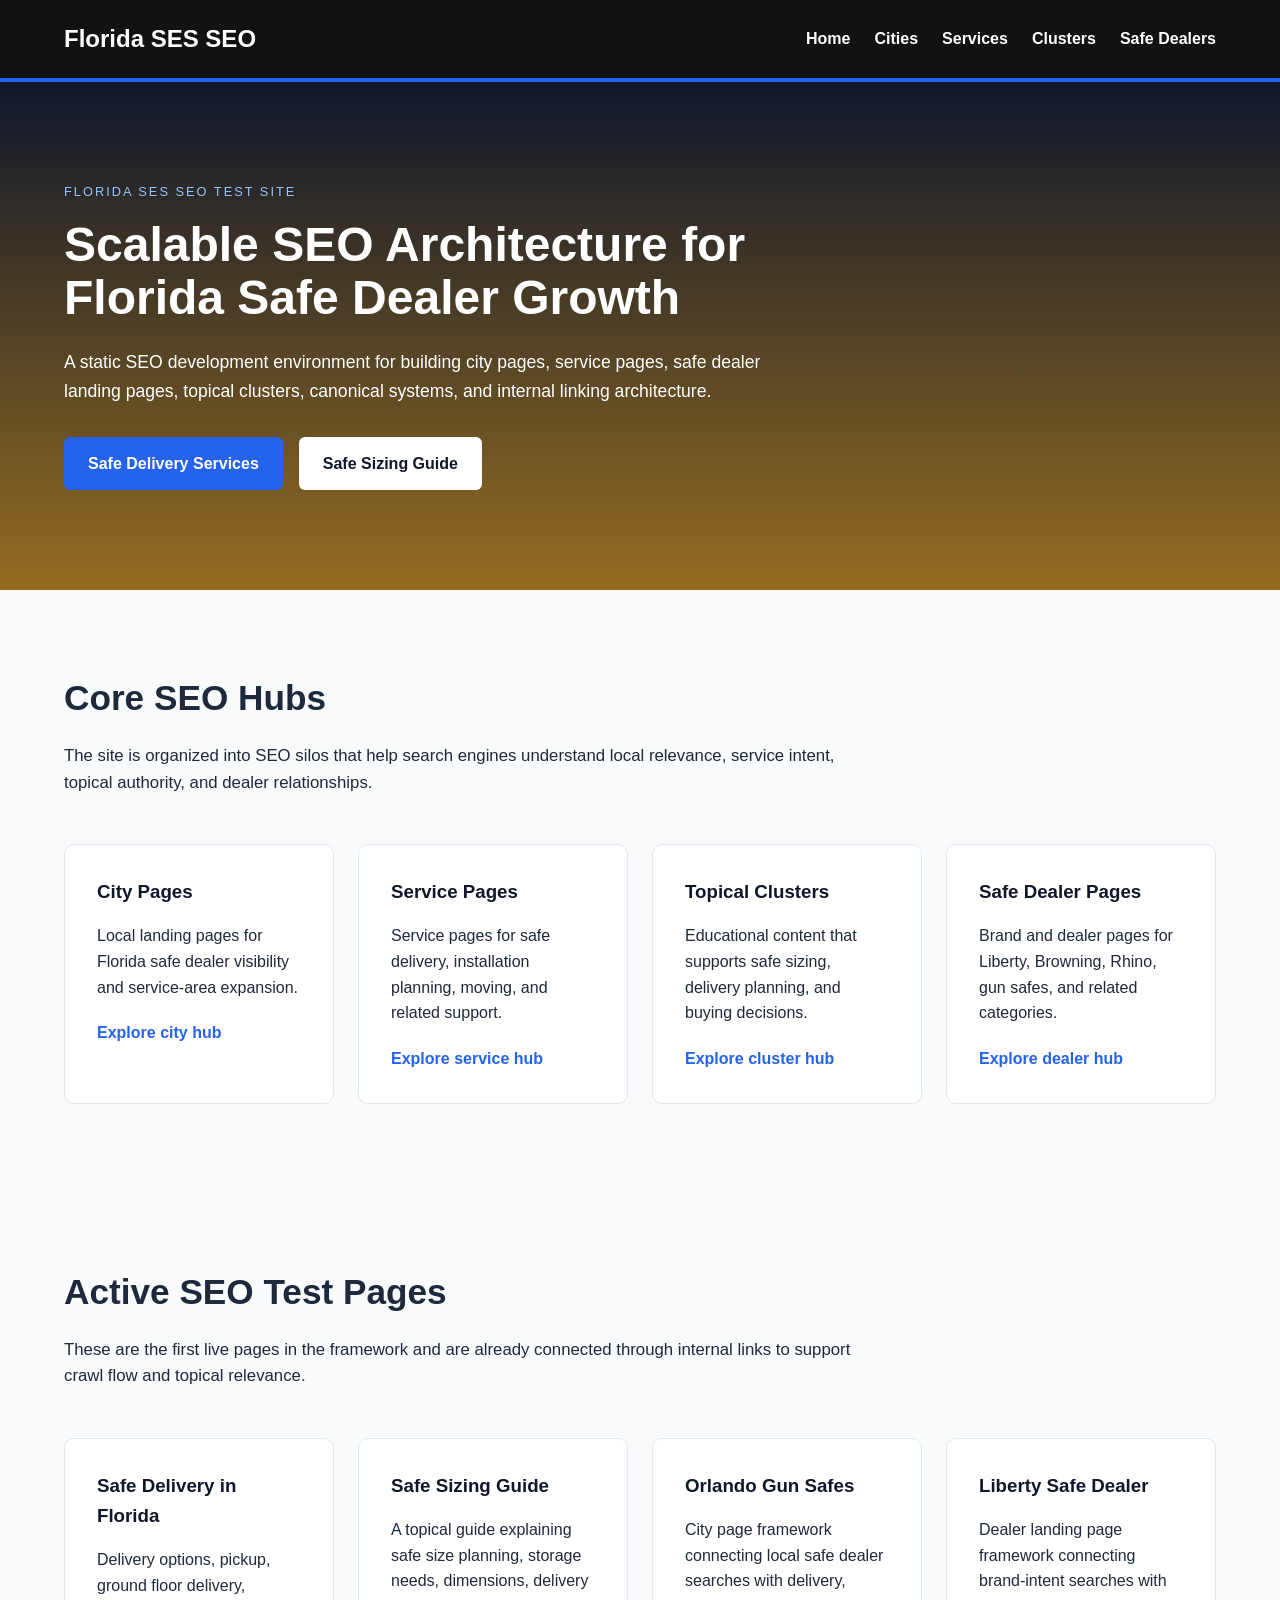
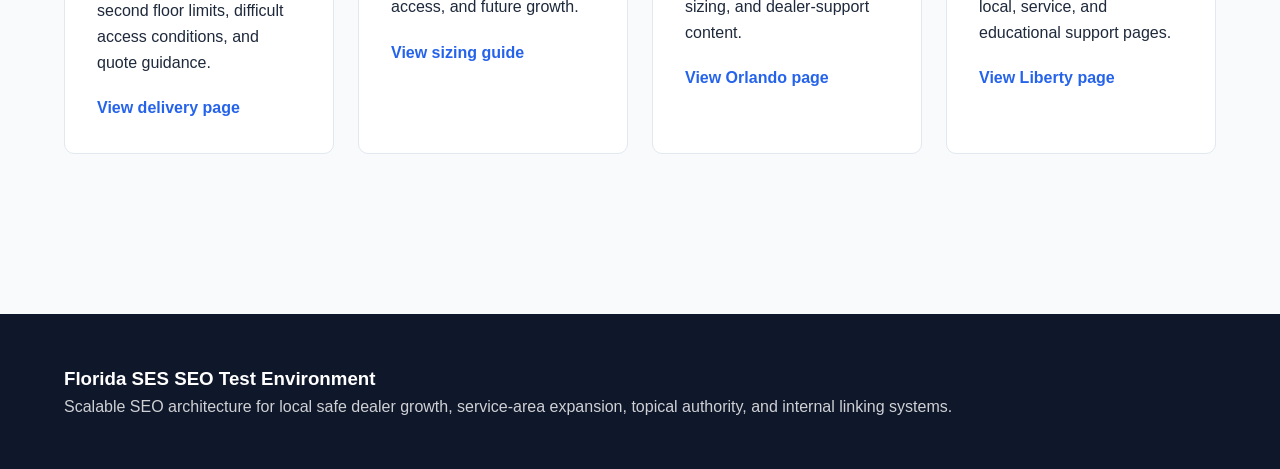
<file: index.html>
<!DOCTYPE html>
<html lang="en">
<head>
  <meta charset="UTF-8" />
  <meta name="viewport" content="width=device-width, initial-scale=1.0" />

  <title>Florida Safe Dealer SEO Test Site | Southeast Safes</title>

  <meta
    name="description"
    content="Florida SES SEO test environment for city pages, safe delivery services, safe dealer landing pages, topical clusters, and scalable internal linking architecture."
  />

  <link rel="stylesheet" href="css/styles.css" />

  <script src="js/seo-canonical.js" defer></script>
  <script src="js/shared.js" defer></script>
</head>

<body>
  <div id="site-header"></div>

  <main>
    <section class="hero">
      <div class="container">
        <p class="eyebrow">Florida SES SEO Test Site</p>

        <h1>Scalable SEO Architecture for Florida Safe Dealer Growth</h1>

        <p class="hero-text">
          A static SEO development environment for building city pages,
          service pages, safe dealer landing pages, topical clusters,
          canonical systems, and internal linking architecture.
        </p>

        <div class="hero-actions">
          <a href="services/safe-delivery.html" class="button primary">Safe Delivery Services</a>
          <a href="clusters/safe-buying-guide.html" class="button secondary">Safe Sizing Guide</a>
        </div>
      </div>
    </section>

    <section class="hub-section">
      <div class="container">
        <h2>Core SEO Hubs</h2>

        <p class="section-intro">
          The site is organized into SEO silos that help search engines understand
          local relevance, service intent, topical authority, and dealer relationships.
        </p>

        <div class="card-grid">
          <article class="card">
            <h3>City Pages</h3>
            <p>
              Local landing pages for Florida safe dealer visibility and service-area expansion.
            </p>
            <a href="cities/">Explore city hub</a>
          </article>

          <article class="card">
            <h3>Service Pages</h3>
            <p>
              Service pages for safe delivery, installation planning, moving, and related support.
            </p>
            <a href="services/">Explore service hub</a>
          </article>

          <article class="card">
            <h3>Topical Clusters</h3>
            <p>
              Educational content that supports safe sizing, delivery planning, and buying decisions.
            </p>
            <a href="clusters/">Explore cluster hub</a>
          </article>

          <article class="card">
            <h3>Safe Dealer Pages</h3>
            <p>
              Brand and dealer pages for Liberty, Browning, Rhino, gun safes, and related categories.
            </p>
            <a href="safe-dealers/">Explore dealer hub</a>
          </article>
        </div>
      </div>
    </section>

    <section class="hub-section">
      <div class="container">
        <h2>Active SEO Test Pages</h2>

        <p class="section-intro">
          These are the first live pages in the framework and are already connected through
          internal links to support crawl flow and topical relevance.
        </p>

        <div class="card-grid">
          <article class="card">
            <h3>Safe Delivery in Florida</h3>
            <p>
              Delivery options, pickup, ground floor delivery, second floor limits,
              difficult access conditions, and quote guidance.
            </p>
            <a href="services/safe-delivery.html">View delivery page</a>
          </article>

          <article class="card">
            <h3>Safe Sizing Guide</h3>
            <p>
              A topical guide explaining safe size planning, storage needs,
              dimensions, delivery access, and future growth.
            </p>
            <a href="clusters/safe-buying-guide.html">View sizing guide</a>
          </article>

          <article class="card">
            <h3>Orlando Gun Safes</h3>
            <p>
              City page framework connecting local safe dealer searches with delivery,
              sizing, and dealer-support content.
            </p>
            <a href="cities/orlando-gun-safes.html">View Orlando page</a>
          </article>

          <article class="card">
            <h3>Liberty Safe Dealer</h3>
            <p>
              Dealer landing page framework connecting brand-intent searches with local,
              service, and educational support pages.
            </p>
            <a href="safe-dealers/liberty-safe-dealer.html">View Liberty page</a>
          </article>
        </div>
      </div>
    </section>
  </main>

  <div id="site-footer"></div>
</body>
</html>
</file>
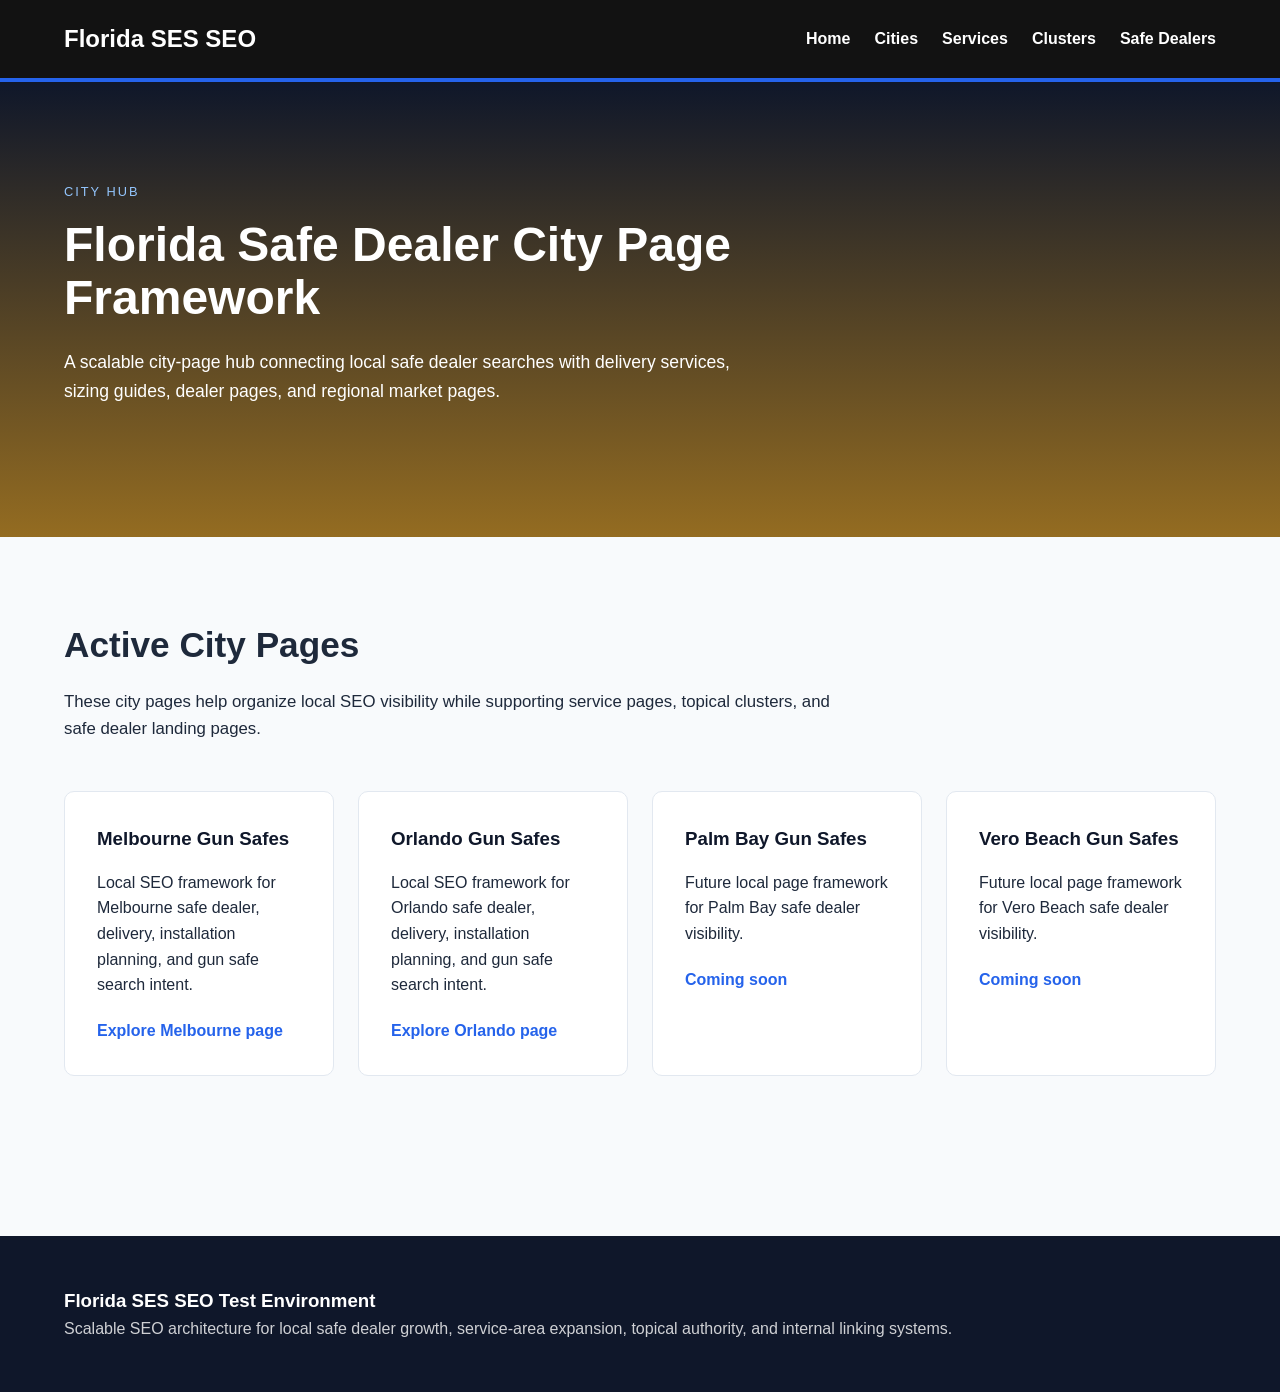
<file: cities/index.html>
<!DOCTYPE html>
<html lang="en">
<head>
  <meta charset="UTF-8" />
  <meta name="viewport" content="width=device-width, initial-scale=1.0" />

  <title>Florida City Pages | Florida SES SEO Test Site</title>

  <meta
    name="description"
    content="Florida city-page SEO hub for Melbourne, Orlando, local safe dealer visibility, safe delivery, and scalable internal linking architecture."
  />

  <link rel="stylesheet" href="../css/styles.css" />

  <script src="../js/seo-canonical.js" defer></script>
  <script src="../js/shared.js" defer></script>
</head>

<body>
  <div id="site-header"></div>

  <main>
    <section class="hero">
      <div class="container">
        <p class="eyebrow">City Hub</p>

        <h1>Florida Safe Dealer City Page Framework</h1>

        <p class="hero-text">
          A scalable city-page hub connecting local safe dealer searches
          with delivery services, sizing guides, dealer pages, and regional market pages.
        </p>
      </div>
    </section>

    <section class="hub-section">
      <div class="container">
        <h2>Active City Pages</h2>

        <p class="section-intro">
          These city pages help organize local SEO visibility while supporting
          service pages, topical clusters, and safe dealer landing pages.
        </p>

        <div class="card-grid">
          <article class="card">
            <h3>Melbourne Gun Safes</h3>
            <p>
              Local SEO framework for Melbourne safe dealer, delivery,
              installation planning, and gun safe search intent.
            </p>
            <a href="melbourne-gun-safes.html">Explore Melbourne page</a>
          </article>

          <article class="card">
            <h3>Orlando Gun Safes</h3>
            <p>
              Local SEO framework for Orlando safe dealer, delivery,
              installation planning, and gun safe search intent.
            </p>
            <a href="orlando-gun-safes.html">Explore Orlando page</a>
          </article>

          <article class="card">
            <h3>Palm Bay Gun Safes</h3>
            <p>
              Future local page framework for Palm Bay safe dealer visibility.
            </p>
            <a href="#">Coming soon</a>
          </article>

          <article class="card">
            <h3>Vero Beach Gun Safes</h3>
            <p>
              Future local page framework for Vero Beach safe dealer visibility.
            </p>
            <a href="#">Coming soon</a>
          </article>
        </div>
      </div>
    </section>
  </main>

  <div id="site-footer"></div>
</body>
</html>
</file>
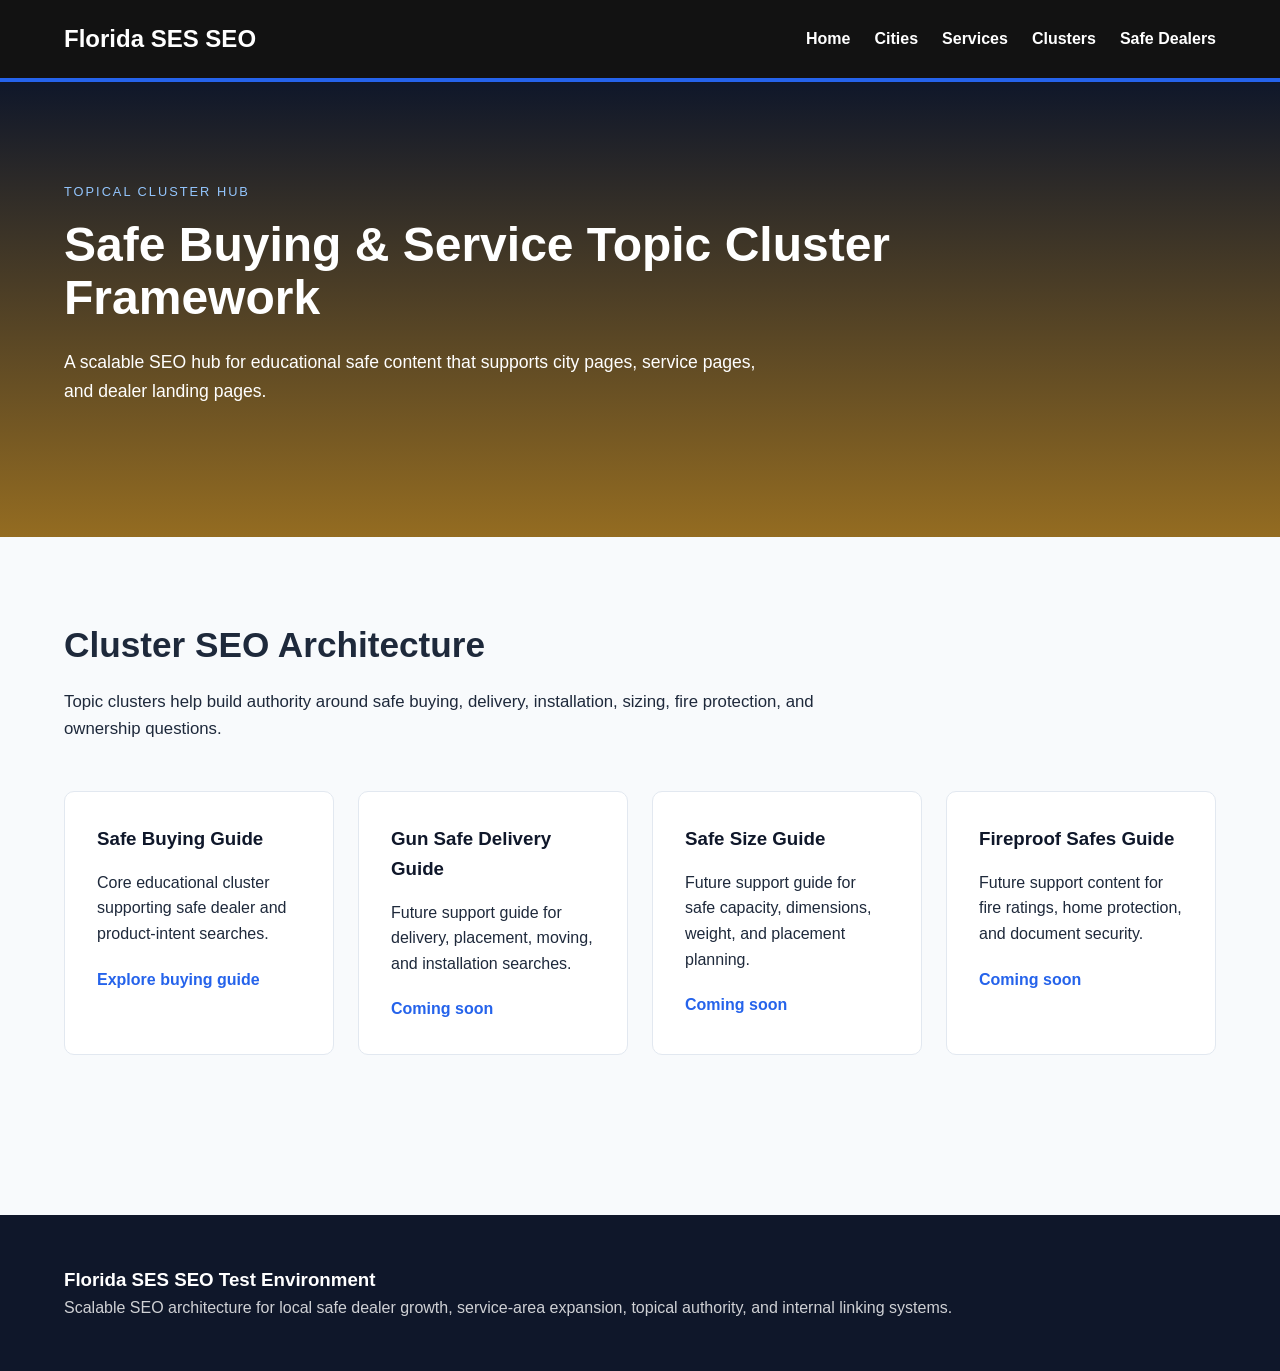
<file: clusters/index.html>
<!DOCTYPE html>
<html lang="en">
<head>
  <meta charset="UTF-8" />
  <meta name="viewport" content="width=device-width, initial-scale=1.0" />

  <title>Safe SEO Topic Clusters | Florida SES SEO Test Site</title>

  <meta
    name="description"
    content="Topical SEO cluster framework for safe buying guides, delivery guides, installation content, and Florida safe dealer authority building."
  />

  <link rel="stylesheet" href="../css/styles.css" />

  <script src="../js/seo-canonical.js" defer></script>
  <script src="../js/shared.js" defer></script>
</head>

<body>
  <div id="site-header"></div>

  <main>
    <section class="hero">
      <div class="container">
        <p class="eyebrow">Topical Cluster Hub</p>

        <h1>Safe Buying & Service Topic Cluster Framework</h1>

        <p class="hero-text">
          A scalable SEO hub for educational safe content that supports
          city pages, service pages, and dealer landing pages.
        </p>
      </div>
    </section>

    <section class="hub-section">
      <div class="container">
        <h2>Cluster SEO Architecture</h2>

        <p class="section-intro">
          Topic clusters help build authority around safe buying,
          delivery, installation, sizing, fire protection, and ownership questions.
        </p>

        <div class="card-grid">
          <article class="card">
            <h3>Safe Buying Guide</h3>
            <p>
              Core educational cluster supporting safe dealer and product-intent searches.
            </p>
            <a href="safe-buying-guide.html">Explore buying guide</a>
          </article>

          <article class="card">
            <h3>Gun Safe Delivery Guide</h3>
            <p>
              Future support guide for delivery, placement, moving, and installation searches.
            </p>
            <a href="#">Coming soon</a>
          </article>

          <article class="card">
            <h3>Safe Size Guide</h3>
            <p>
              Future support guide for safe capacity, dimensions, weight, and placement planning.
            </p>
            <a href="#">Coming soon</a>
          </article>

          <article class="card">
            <h3>Fireproof Safes Guide</h3>
            <p>
              Future support content for fire ratings, home protection, and document security.
            </p>
            <a href="#">Coming soon</a>
          </article>
        </div>
      </div>
    </section>
  </main>

  <div id="site-footer"></div>
</body>
</html>
</file>
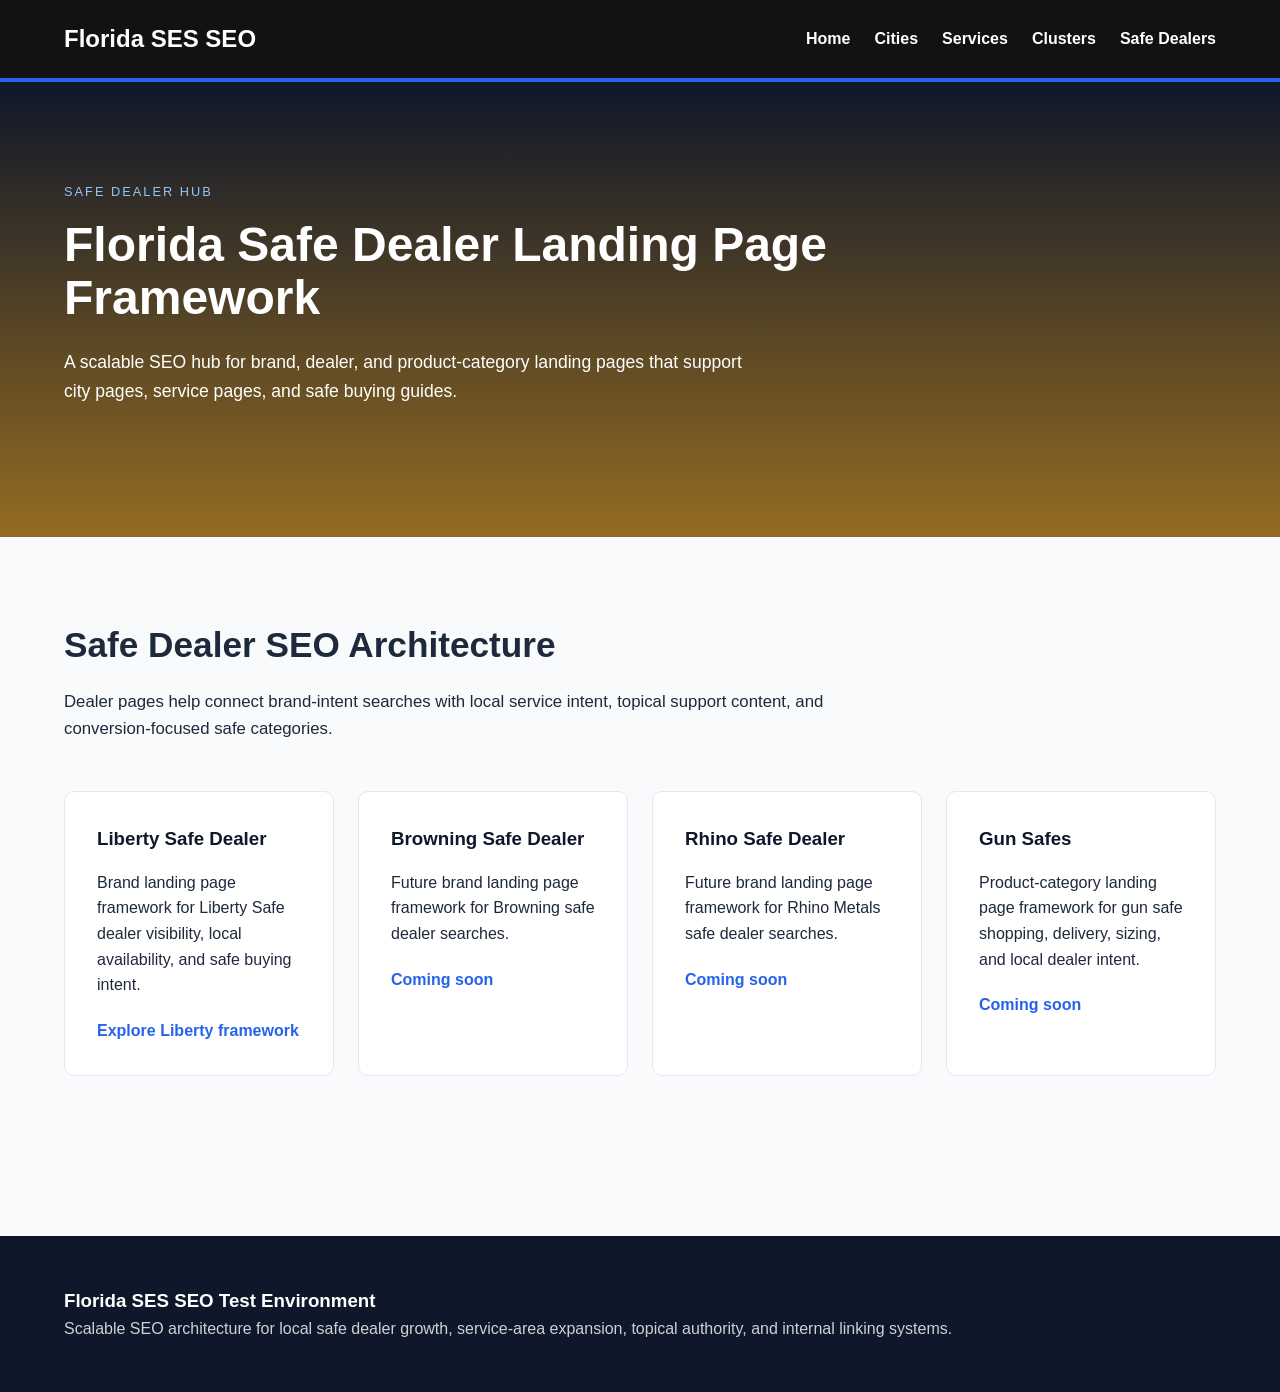
<file: safe-dealers/index.html>
<!DOCTYPE html>
<html lang="en">
<head>
  <meta charset="UTF-8" />
  <meta name="viewport" content="width=device-width, initial-scale=1.0" />

  <title>Safe Dealer Pages | Florida SES SEO Test Site</title>

  <meta
    name="description"
    content="Safe dealer SEO hub for Liberty, Browning, Rhino Metals, gun safes, fire safes, and Florida safe dealer landing page architecture."
  />

  <link rel="stylesheet" href="../css/styles.css" />

  <script src="../js/seo-canonical.js" defer></script>
  <script src="../js/shared.js" defer></script>
</head>

<body>
  <div id="site-header"></div>

  <main>
    <section class="hero">
      <div class="container">
        <p class="eyebrow">Safe Dealer Hub</p>

        <h1>Florida Safe Dealer Landing Page Framework</h1>

        <p class="hero-text">
          A scalable SEO hub for brand, dealer, and product-category landing pages
          that support city pages, service pages, and safe buying guides.
        </p>
      </div>
    </section>

    <section class="hub-section">
      <div class="container">
        <h2>Safe Dealer SEO Architecture</h2>

        <p class="section-intro">
          Dealer pages help connect brand-intent searches with local service intent,
          topical support content, and conversion-focused safe categories.
        </p>

        <div class="card-grid">
          <article class="card">
            <h3>Liberty Safe Dealer</h3>
            <p>
              Brand landing page framework for Liberty Safe dealer visibility,
              local availability, and safe buying intent.
            </p>
            <a href="liberty-safe-dealer.html">Explore Liberty framework</a>
          </article>

          <article class="card">
            <h3>Browning Safe Dealer</h3>
            <p>
              Future brand landing page framework for Browning safe dealer searches.
            </p>
            <a href="#">Coming soon</a>
          </article>

          <article class="card">
            <h3>Rhino Safe Dealer</h3>
            <p>
              Future brand landing page framework for Rhino Metals safe dealer searches.
            </p>
            <a href="#">Coming soon</a>
          </article>

          <article class="card">
            <h3>Gun Safes</h3>
            <p>
              Product-category landing page framework for gun safe shopping,
              delivery, sizing, and local dealer intent.
            </p>
            <a href="#">Coming soon</a>
          </article>
        </div>
      </div>
    </section>
  </main>

  <div id="site-footer"></div>
</body>
</html>
</file>
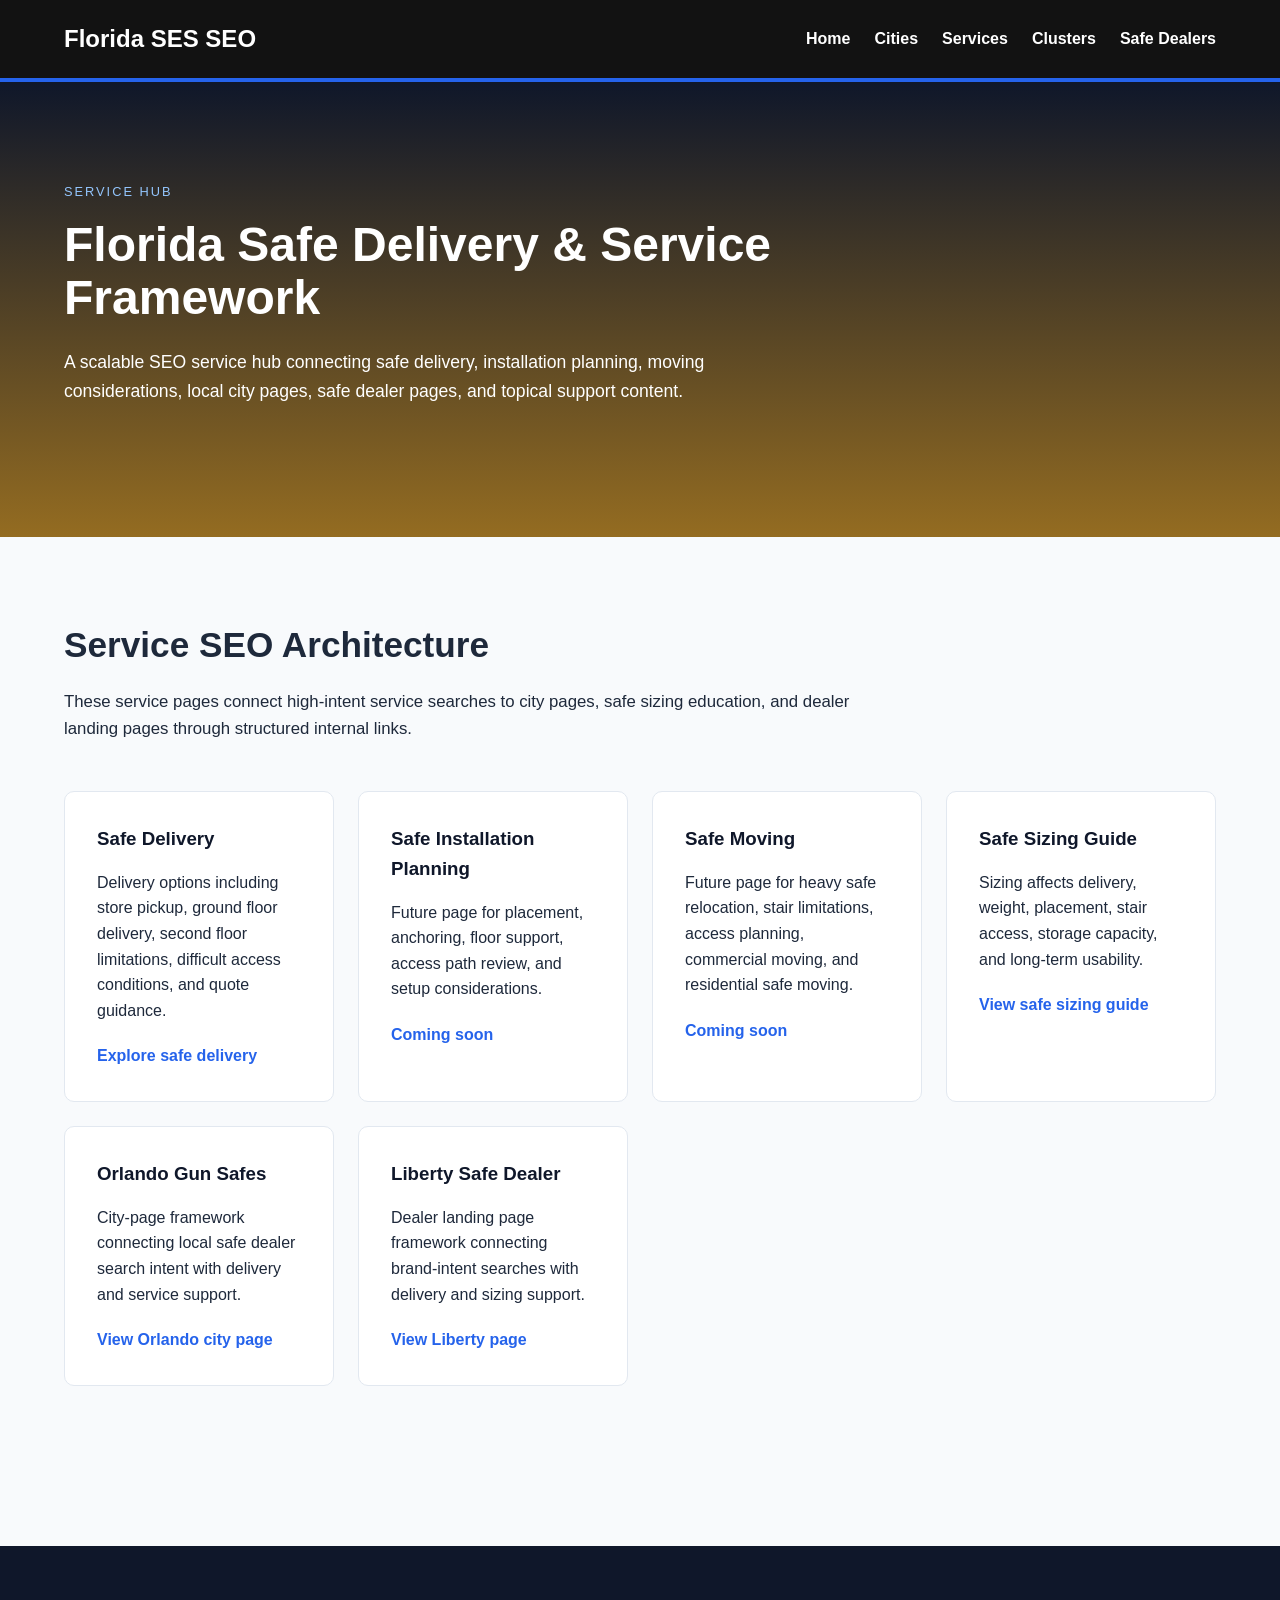
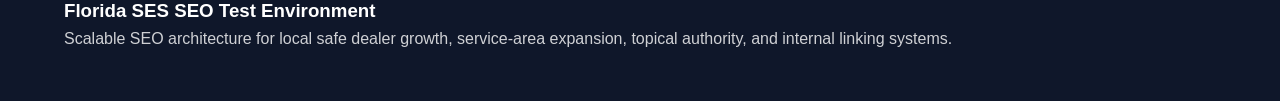
<file: services/index.html>
<!DOCTYPE html>
<html lang="en">
<head>
  <meta charset="UTF-8" />
  <meta name="viewport" content="width=device-width, initial-scale=1.0" />

  <title>Safe Services in Florida | Florida SES SEO Test Site</title>

  <meta
    name="description"
    content="Florida safe service SEO hub for safe delivery, installation planning, safe moving, locksmith support, and scalable internal linking architecture."
  />

  <link rel="stylesheet" href="../css/styles.css" />

  <script src="../js/seo-canonical.js" defer></script>
  <script src="../js/shared.js" defer></script>
</head>

<body>
  <div id="site-header"></div>

  <main>
    <section class="hero">
      <div class="container">
        <p class="eyebrow">Service Hub</p>

        <h1>Florida Safe Delivery & Service Framework</h1>

        <p class="hero-text">
          A scalable SEO service hub connecting safe delivery, installation planning,
          moving considerations, local city pages, safe dealer pages, and topical support content.
        </p>
      </div>
    </section>

    <section class="hub-section">
      <div class="container">
        <h2>Service SEO Architecture</h2>

        <p class="section-intro">
          These service pages connect high-intent service searches to city pages,
          safe sizing education, and dealer landing pages through structured internal links.
        </p>

        <div class="card-grid">
          <article class="card">
            <h3>Safe Delivery</h3>
            <p>
              Delivery options including store pickup, ground floor delivery,
              second floor limitations, difficult access conditions, and quote guidance.
            </p>
            <a href="safe-delivery.html">Explore safe delivery</a>
          </article>

          <article class="card">
            <h3>Safe Installation Planning</h3>
            <p>
              Future page for placement, anchoring, floor support, access path review,
              and setup considerations.
            </p>
            <a href="#">Coming soon</a>
          </article>

          <article class="card">
            <h3>Safe Moving</h3>
            <p>
              Future page for heavy safe relocation, stair limitations, access planning,
              commercial moving, and residential safe moving.
            </p>
            <a href="#">Coming soon</a>
          </article>

          <article class="card">
            <h3>Safe Sizing Guide</h3>
            <p>
              Sizing affects delivery, weight, placement, stair access,
              storage capacity, and long-term usability.
            </p>
            <a href="../clusters/safe-buying-guide.html">View safe sizing guide</a>
          </article>

          <article class="card">
            <h3>Orlando Gun Safes</h3>
            <p>
              City-page framework connecting local safe dealer search intent
              with delivery and service support.
            </p>
            <a href="../cities/orlando-gun-safes.html">View Orlando city page</a>
          </article>

          <article class="card">
            <h3>Liberty Safe Dealer</h3>
            <p>
              Dealer landing page framework connecting brand-intent searches
              with delivery and sizing support.
            </p>
            <a href="../safe-dealers/liberty-safe-dealer.html">View Liberty page</a>
          </article>
        </div>
      </div>
    </section>
  </main>

  <div id="site-footer"></div>
</body>
</html>
</file>
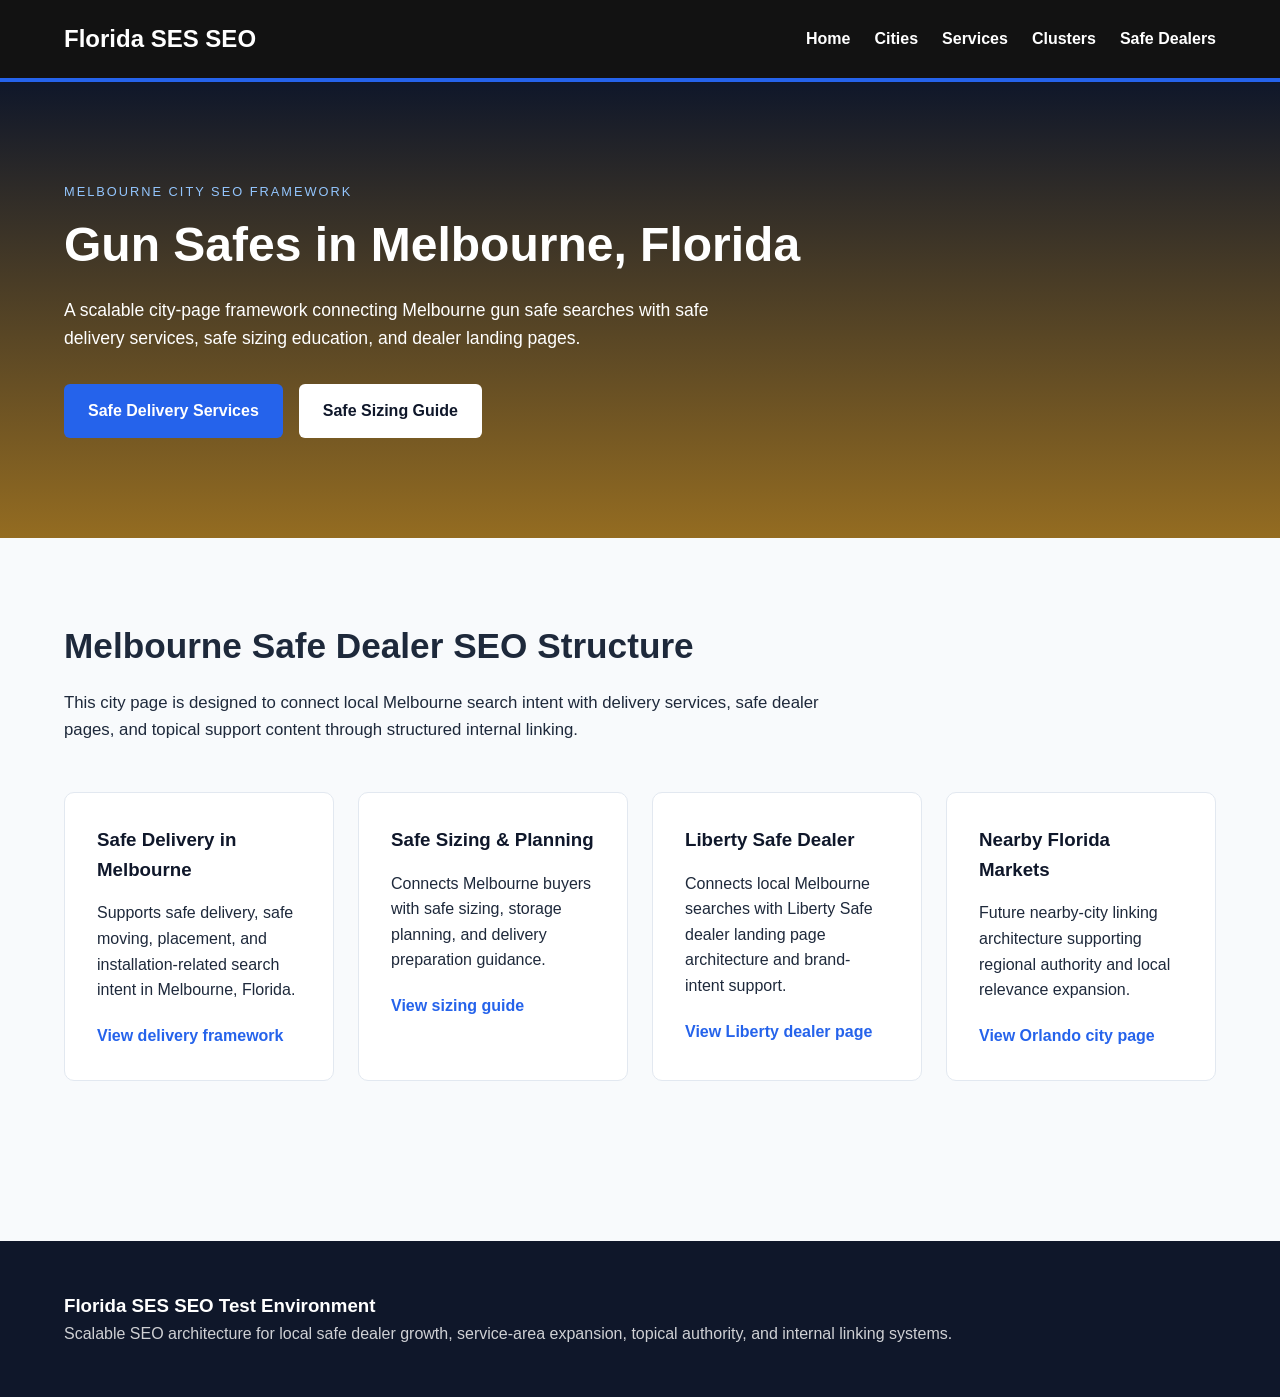
<file: cities/melbourne-gun-safes.html>
<!DOCTYPE html>
<html lang="en">
<head>
  <meta charset="UTF-8" />
  <meta name="viewport" content="width=device-width, initial-scale=1.0" />

  <title>Gun Safes in Melbourne, FL | Florida SES SEO Test Site</title>

  <meta
    name="description"
    content="Melbourne, Florida gun safe SEO framework for safe dealers, safe delivery, installation planning, Liberty Safes, and local service-area visibility."
  />

  <link rel="stylesheet" href="../css/styles.css" />

  <script src="../js/seo-canonical.js" defer></script>
  <script src="../js/shared.js" defer></script>
</head>

<body>
  <div id="site-header"></div>

  <main>

    <section class="hero">
      <div class="container">

        <p class="eyebrow">
          Melbourne City SEO Framework
        </p>

        <h1>
          Gun Safes in Melbourne, Florida
        </h1>

        <p class="hero-text">
          A scalable city-page framework connecting Melbourne gun safe searches
          with safe delivery services, safe sizing education, and dealer landing pages.
        </p>

        <div class="hero-actions">
          <a href="../services/safe-delivery.html" class="button primary">
            Safe Delivery Services
          </a>

          <a href="../clusters/safe-buying-guide.html" class="button secondary">
            Safe Sizing Guide
          </a>
        </div>

      </div>
    </section>

    <section class="hub-section">
      <div class="container">

        <h2>
          Melbourne Safe Dealer SEO Structure
        </h2>

        <p class="section-intro">
          This city page is designed to connect local Melbourne search intent
          with delivery services, safe dealer pages, and topical support content
          through structured internal linking.
        </p>

        <div class="card-grid">

          <article class="card">
            <h3>Safe Delivery in Melbourne</h3>

            <p>
              Supports safe delivery, safe moving, placement,
              and installation-related search intent in Melbourne, Florida.
            </p>

            <a href="../services/safe-delivery.html">
              View delivery framework
            </a>
          </article>

          <article class="card">
            <h3>Safe Sizing & Planning</h3>

            <p>
              Connects Melbourne buyers with safe sizing,
              storage planning, and delivery preparation guidance.
            </p>

            <a href="../clusters/safe-buying-guide.html">
              View sizing guide
            </a>
          </article>

          <article class="card">
            <h3>Liberty Safe Dealer</h3>

            <p>
              Connects local Melbourne searches with Liberty Safe dealer
              landing page architecture and brand-intent support.
            </p>

            <a href="../safe-dealers/liberty-safe-dealer.html">
              View Liberty dealer page
            </a>
          </article>

          <article class="card">
            <h3>Nearby Florida Markets</h3>

            <p>
              Future nearby-city linking architecture supporting
              regional authority and local relevance expansion.
            </p>

            <a href="orlando-gun-safes.html">
              View Orlando city page
            </a>
          </article>

        </div>
      </div>
    </section>

  </main>

  <div id="site-footer"></div>
</body>
</html>
</file>
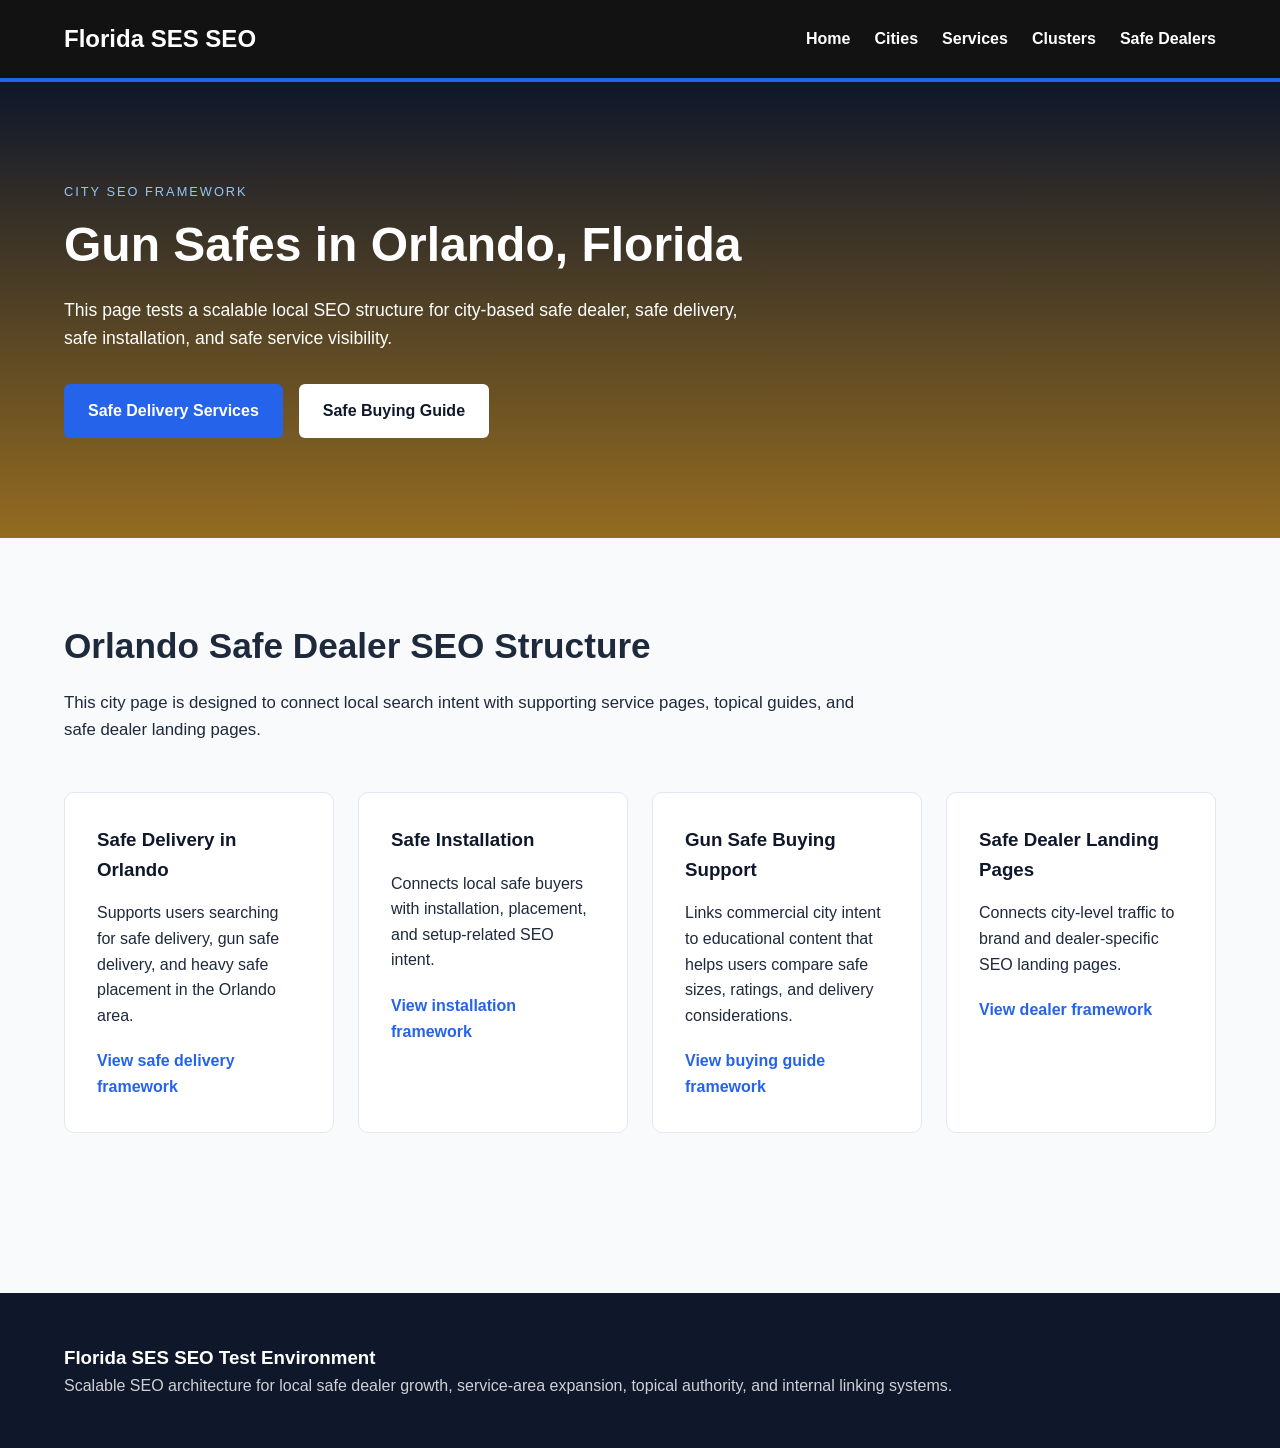
<file: cities/orlando-gun-safes.html>
<!DOCTYPE html>
<html lang="en">
<head>
  <meta charset="UTF-8" />
  <meta name="viewport" content="width=device-width, initial-scale=1.0" />

  <title>Gun Safes in Orlando, FL | Florida SES SEO Test Page</title>
  <meta name="description" content="SEO test city page framework for gun safes, safe delivery, safe installation, and safe dealer visibility in Orlando, Florida." />

  <link rel="stylesheet" href="../css/styles.css" />
  <script src="../js/seo-canonical.js" defer></script>
  <script src="../js/shared.js" defer></script>
</head>

<body>
  <div id="site-header"></div>

  <main>
    <section class="hero">
      <div class="container">
        <p class="eyebrow">City SEO Framework</p>
        <h1>Gun Safes in Orlando, Florida</h1>
        <p class="hero-text">
          This page tests a scalable local SEO structure for city-based safe dealer,
          safe delivery, safe installation, and safe service visibility.
        </p>
        <div class="hero-actions">
          <a href="../services/safe-delivery.html" class="button primary">Safe Delivery Services</a>
          <a href="../clusters/safe-buying-guide.html" class="button secondary">Safe Buying Guide</a>
        </div>
      </div>
    </section>

    <section class="hub-section">
      <div class="container">
        <h2>Orlando Safe Dealer SEO Structure</h2>
        <p class="section-intro">
          This city page is designed to connect local search intent with supporting
          service pages, topical guides, and safe dealer landing pages.
        </p>

        <div class="card-grid">
          <article class="card">
            <h3>Safe Delivery in Orlando</h3>
            <p>
              Supports users searching for safe delivery, gun safe delivery,
              and heavy safe placement in the Orlando area.
            </p>
            <a href="../services/safe-delivery.html">View safe delivery framework</a>
          </article>

          <article class="card">
            <h3>Safe Installation</h3>
            <p>
              Connects local safe buyers with installation, placement,
              and setup-related SEO intent.
            </p>
            <a href="../services/safe-installation.html">View installation framework</a>
          </article>

          <article class="card">
            <h3>Gun Safe Buying Support</h3>
            <p>
              Links commercial city intent to educational content that helps users
              compare safe sizes, ratings, and delivery considerations.
            </p>
            <a href="../clusters/safe-buying-guide.html">View buying guide framework</a>
          </article>

          <article class="card">
            <h3>Safe Dealer Landing Pages</h3>
            <p>
              Connects city-level traffic to brand and dealer-specific SEO landing pages.
            </p>
            <a href="../safe-dealers/liberty-safe-dealer.html">View dealer framework</a>
          </article>
        </div>
      </div>
    </section>
  </main>

  <div id="site-footer"></div>
</body>
</html>
</file>
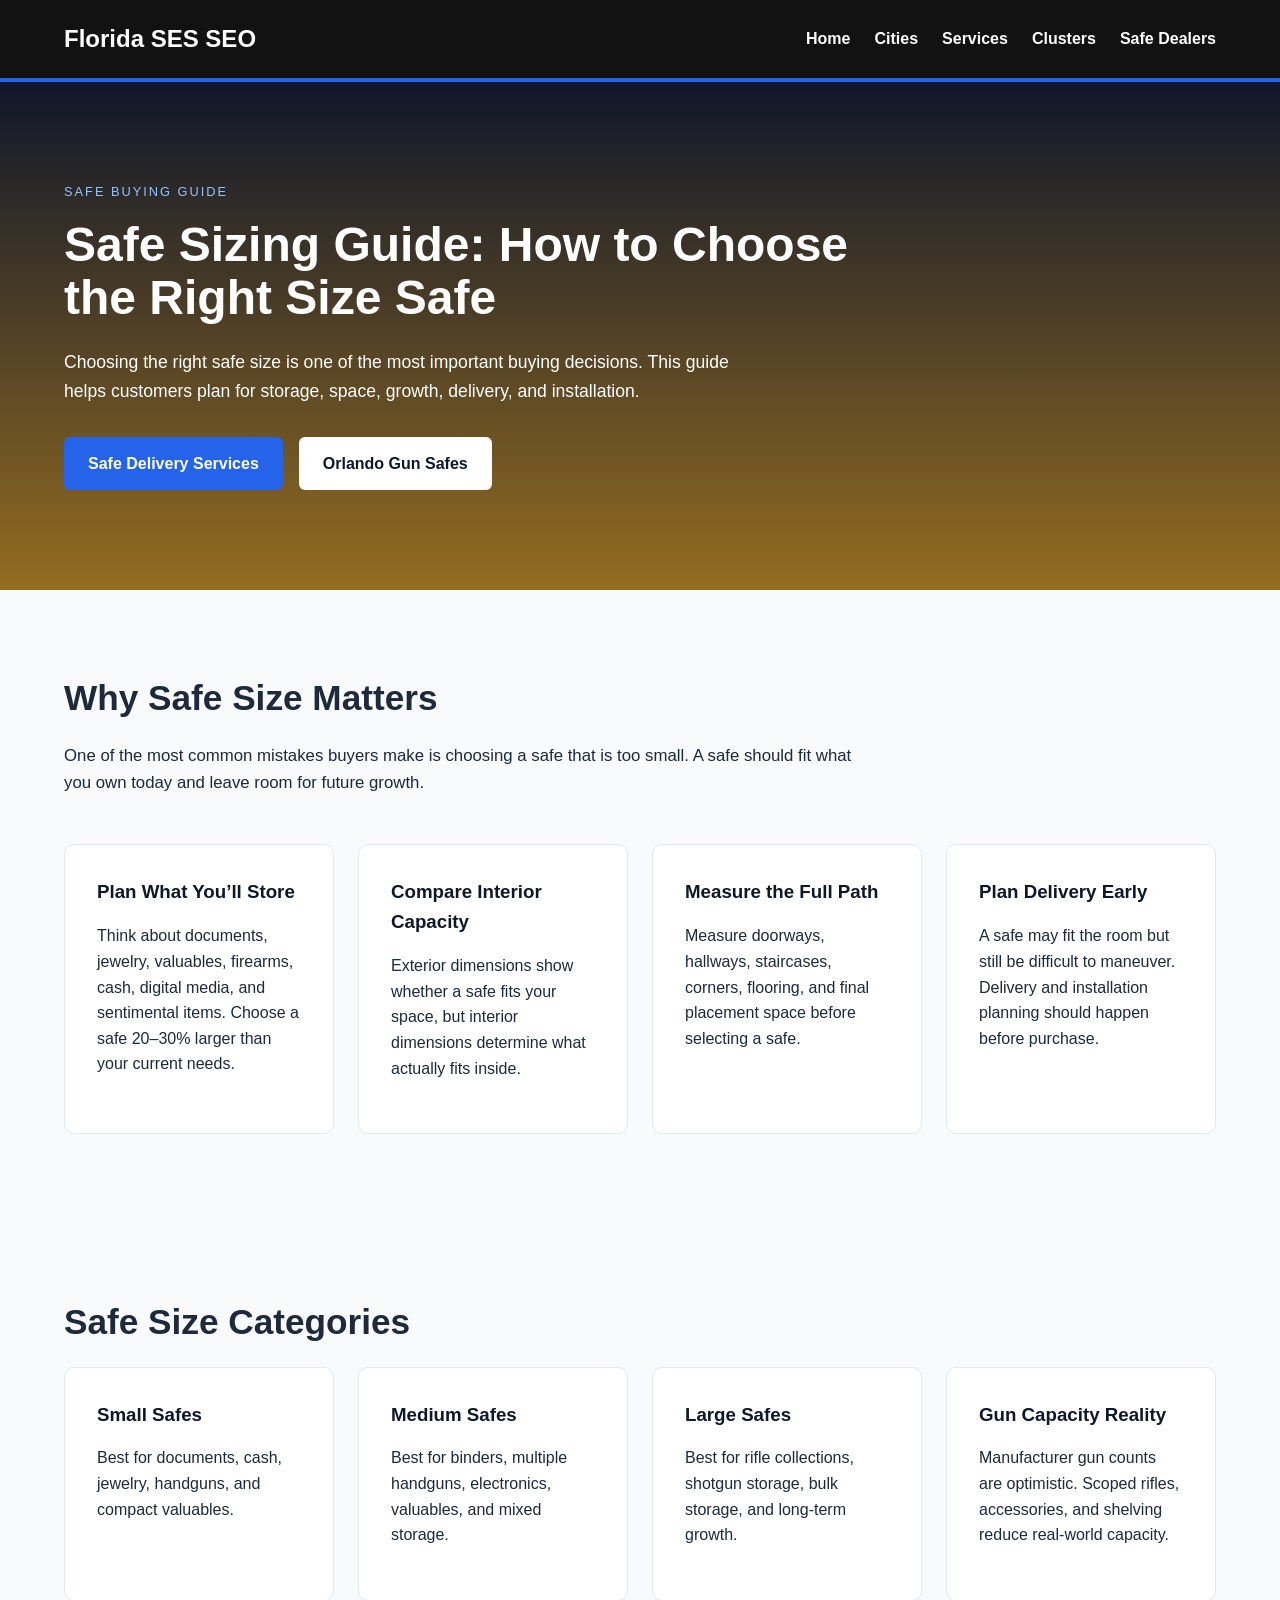
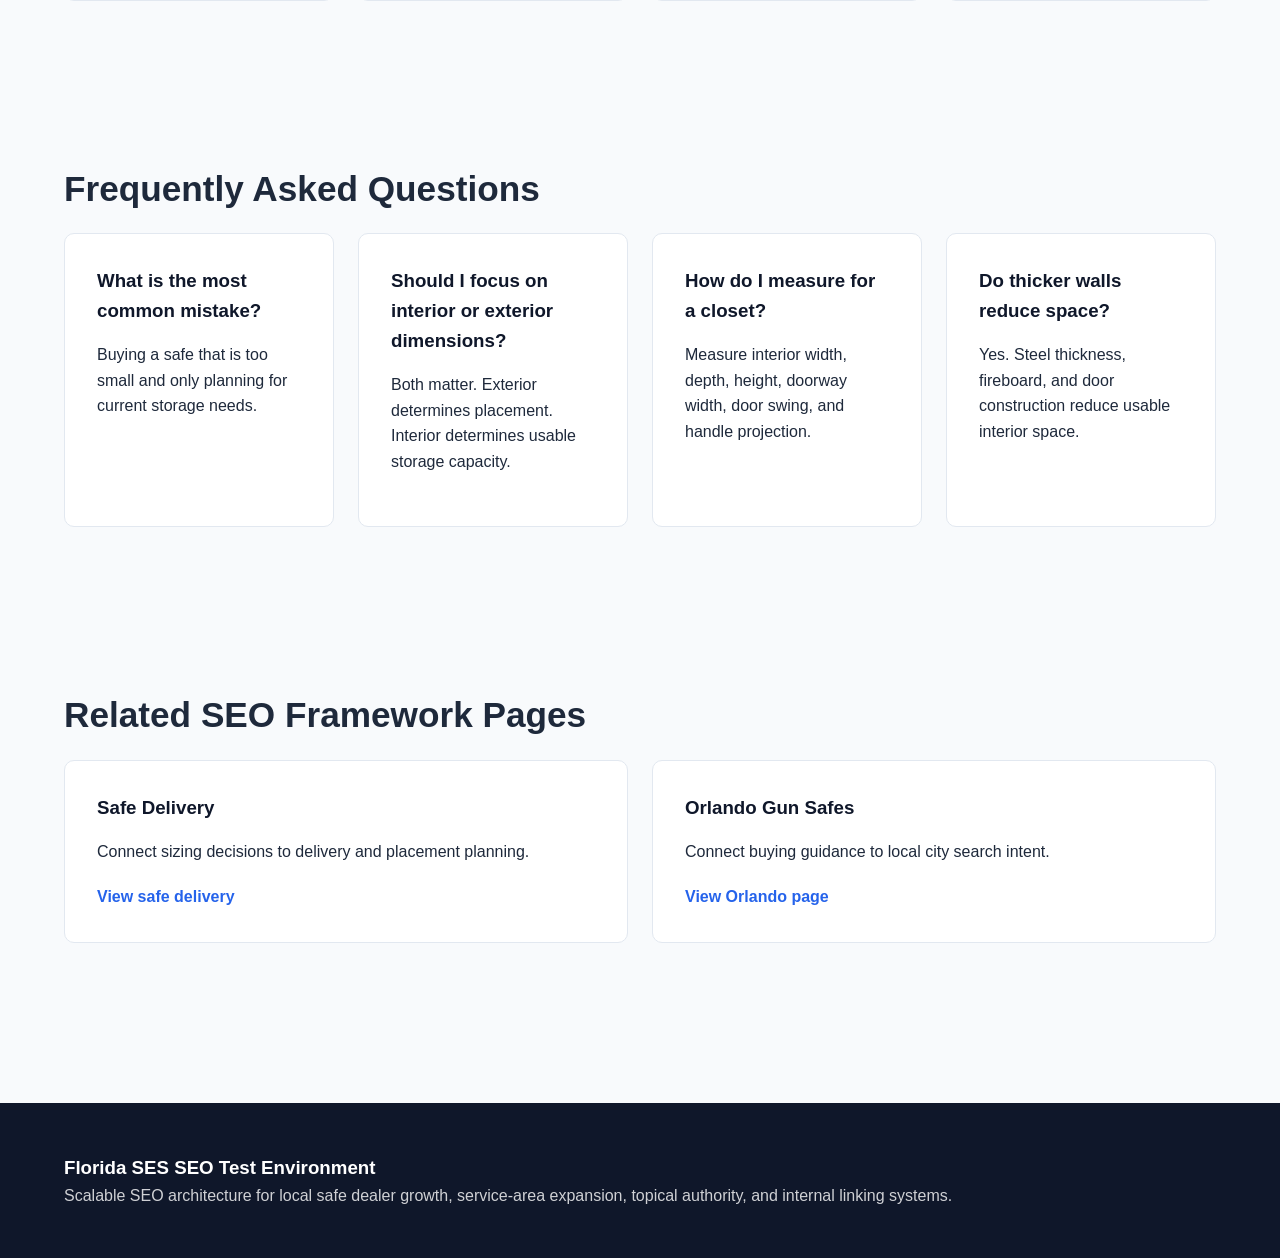
<file: clusters/safe-buying-guide.html>
<!DOCTYPE html>
<html lang="en">
<head>
  <meta charset="UTF-8" />
  <meta name="viewport" content="width=device-width, initial-scale=1.0" />

  <title>Safe Sizing Guide | Florida SES SEO Test Site</title>
  <meta name="description" content="Learn how to choose the right size safe by planning storage needs, measuring space, understanding safe dimensions, and accounting for delivery and installation." />

  <link rel="stylesheet" href="../css/styles.css" />
  <script src="../js/seo-canonical.js" defer></script>
  <script src="../js/shared.js" defer></script>
</head>

<body>
  <div id="site-header"></div>

  <main>
    <section class="hero">
      <div class="container">
        <p class="eyebrow">Safe Buying Guide</p>
        <h1>Safe Sizing Guide: How to Choose the Right Size Safe</h1>
        <p class="hero-text">
          Choosing the right safe size is one of the most important buying decisions. This guide helps customers plan for storage, space, growth, delivery, and installation.
        </p>
        <div class="hero-actions">
          <a href="../services/safe-delivery.html" class="button primary">Safe Delivery Services</a>
          <a href="../cities/orlando-gun-safes.html" class="button secondary">Orlando Gun Safes</a>
        </div>
      </div>
    </section>

    <section class="hub-section">
      <div class="container">
        <h2>Why Safe Size Matters</h2>
        <p class="section-intro">
          One of the most common mistakes buyers make is choosing a safe that is too small. A safe should fit what you own today and leave room for future growth.
        </p>

        <div class="card-grid">
          <article class="card">
            <h3>Plan What You’ll Store</h3>
            <p>
              Think about documents, jewelry, valuables, firearms, cash, digital media, and sentimental items. Choose a safe 20–30% larger than your current needs.
            </p>
          </article>

          <article class="card">
            <h3>Compare Interior Capacity</h3>
            <p>
              Exterior dimensions show whether a safe fits your space, but interior dimensions determine what actually fits inside.
            </p>
          </article>

          <article class="card">
            <h3>Measure the Full Path</h3>
            <p>
              Measure doorways, hallways, staircases, corners, flooring, and final placement space before selecting a safe.
            </p>
          </article>

          <article class="card">
            <h3>Plan Delivery Early</h3>
            <p>
              A safe may fit the room but still be difficult to maneuver. Delivery and installation planning should happen before purchase.
            </p>
          </article>
        </div>
      </div>
    </section>

    <section class="hub-section">
      <div class="container">
        <h2>Safe Size Categories</h2>

        <div class="card-grid">
          <article class="card">
            <h3>Small Safes</h3>
            <p>Best for documents, cash, jewelry, handguns, and compact valuables.</p>
          </article>

          <article class="card">
            <h3>Medium Safes</h3>
            <p>Best for binders, multiple handguns, electronics, valuables, and mixed storage.</p>
          </article>

          <article class="card">
            <h3>Large Safes</h3>
            <p>Best for rifle collections, shotgun storage, bulk storage, and long-term growth.</p>
          </article>

          <article class="card">
            <h3>Gun Capacity Reality</h3>
            <p>Manufacturer gun counts are optimistic. Scoped rifles, accessories, and shelving reduce real-world capacity.</p>
          </article>
        </div>
      </div>
    </section>

    <section class="hub-section">
      <div class="container">
        <h2>Frequently Asked Questions</h2>

        <div class="card-grid">
          <article class="card">
            <h3>What is the most common mistake?</h3>
            <p>Buying a safe that is too small and only planning for current storage needs.</p>
          </article>

          <article class="card">
            <h3>Should I focus on interior or exterior dimensions?</h3>
            <p>Both matter. Exterior determines placement. Interior determines usable storage capacity.</p>
          </article>

          <article class="card">
            <h3>How do I measure for a closet?</h3>
            <p>Measure interior width, depth, height, doorway width, door swing, and handle projection.</p>
          </article>

          <article class="card">
            <h3>Do thicker walls reduce space?</h3>
            <p>Yes. Steel thickness, fireboard, and door construction reduce usable interior space.</p>
          </article>
        </div>
      </div>
    </section>

    <section class="hub-section">
      <div class="container">
        <h2>Related SEO Framework Pages</h2>

        <div class="card-grid">
          <article class="card">
            <h3>Safe Delivery</h3>
            <p>Connect sizing decisions to delivery and placement planning.</p>
            <a href="../services/safe-delivery.html">View safe delivery</a>
          </article>

          <article class="card">
            <h3>Orlando Gun Safes</h3>
            <p>Connect buying guidance to local city search intent.</p>
            <a href="../cities/orlando-gun-safes.html">View Orlando page</a>
          </article>
        </div>
      </div>
    </section>
  </main>

  <div id="site-footer"></div>
</body>
</html>
</file>
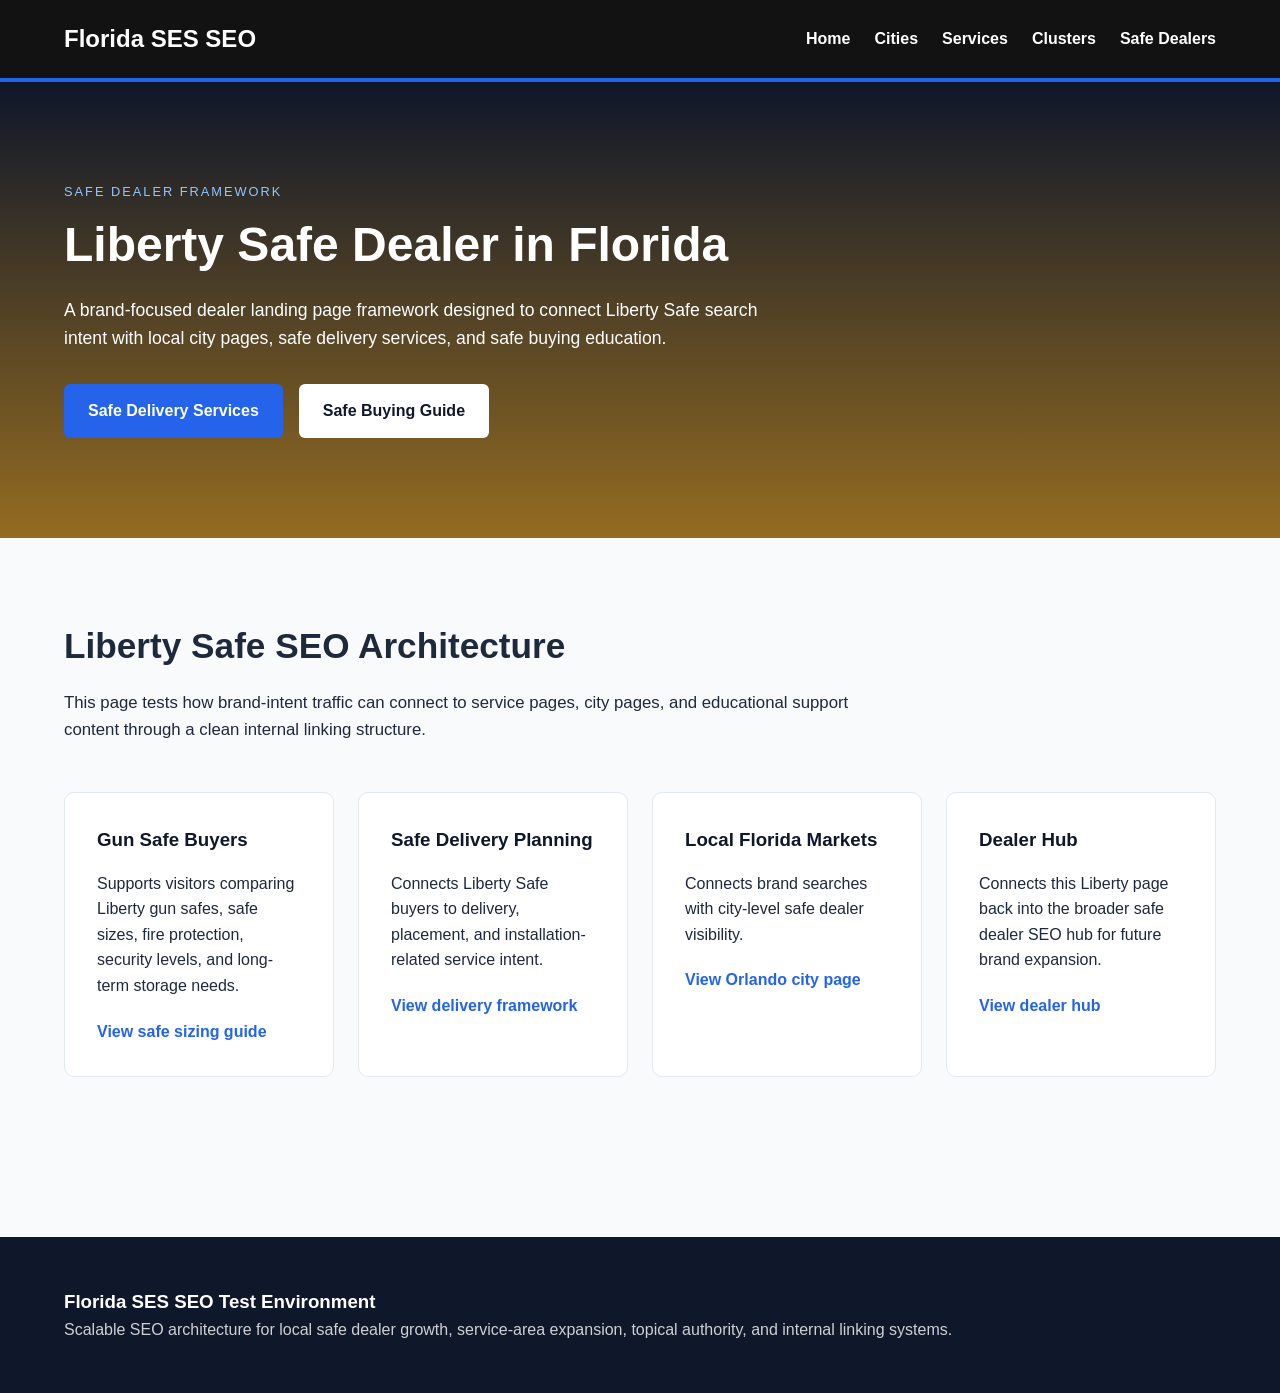
<file: safe-dealers/liberty-safe-dealer.html>
<!DOCTYPE html>
<html lang="en">
<head>
  <meta charset="UTF-8" />
  <meta name="viewport" content="width=device-width, initial-scale=1.0" />

  <title>Liberty Safe Dealer in Florida | Florida SES SEO Test Site</title>

  <meta
    name="description"
    content="Liberty Safe dealer SEO landing page framework for Florida safe buyers, gun safes, delivery, installation, sizing, and local dealer visibility."
  />

  <link rel="stylesheet" href="../css/styles.css" />

  <script src="../js/seo-canonical.js" defer></script>
  <script src="../js/shared.js" defer></script>
</head>

<body>
  <div id="site-header"></div>

  <main>
    <section class="hero">
      <div class="container">
        <p class="eyebrow">Safe Dealer Framework</p>

        <h1>Liberty Safe Dealer in Florida</h1>

        <p class="hero-text">
          A brand-focused dealer landing page framework designed to connect
          Liberty Safe search intent with local city pages, safe delivery services,
          and safe buying education.
        </p>

        <div class="hero-actions">
          <a href="../services/safe-delivery.html" class="button primary">Safe Delivery Services</a>
          <a href="../clusters/safe-buying-guide.html" class="button secondary">Safe Buying Guide</a>
        </div>
      </div>
    </section>

    <section class="hub-section">
      <div class="container">
        <h2>Liberty Safe SEO Architecture</h2>

        <p class="section-intro">
          This page tests how brand-intent traffic can connect to service pages,
          city pages, and educational support content through a clean internal
          linking structure.
        </p>

        <div class="card-grid">
          <article class="card">
            <h3>Gun Safe Buyers</h3>
            <p>
              Supports visitors comparing Liberty gun safes, safe sizes,
              fire protection, security levels, and long-term storage needs.
            </p>
            <a href="../clusters/safe-buying-guide.html">View safe sizing guide</a>
          </article>

          <article class="card">
            <h3>Safe Delivery Planning</h3>
            <p>
              Connects Liberty Safe buyers to delivery, placement,
              and installation-related service intent.
            </p>
            <a href="../services/safe-delivery.html">View delivery framework</a>
          </article>

          <article class="card">
            <h3>Local Florida Markets</h3>
            <p>
              Connects brand searches with city-level safe dealer visibility.
            </p>
            <a href="../cities/orlando-gun-safes.html">View Orlando city page</a>
          </article>

          <article class="card">
            <h3>Dealer Hub</h3>
            <p>
              Connects this Liberty page back into the broader safe dealer
              SEO hub for future brand expansion.
            </p>
            <a href="index.html">View dealer hub</a>
          </article>
        </div>
      </div>
    </section>
  </main>

  <div id="site-footer"></div>
</body>
</html>
</file>
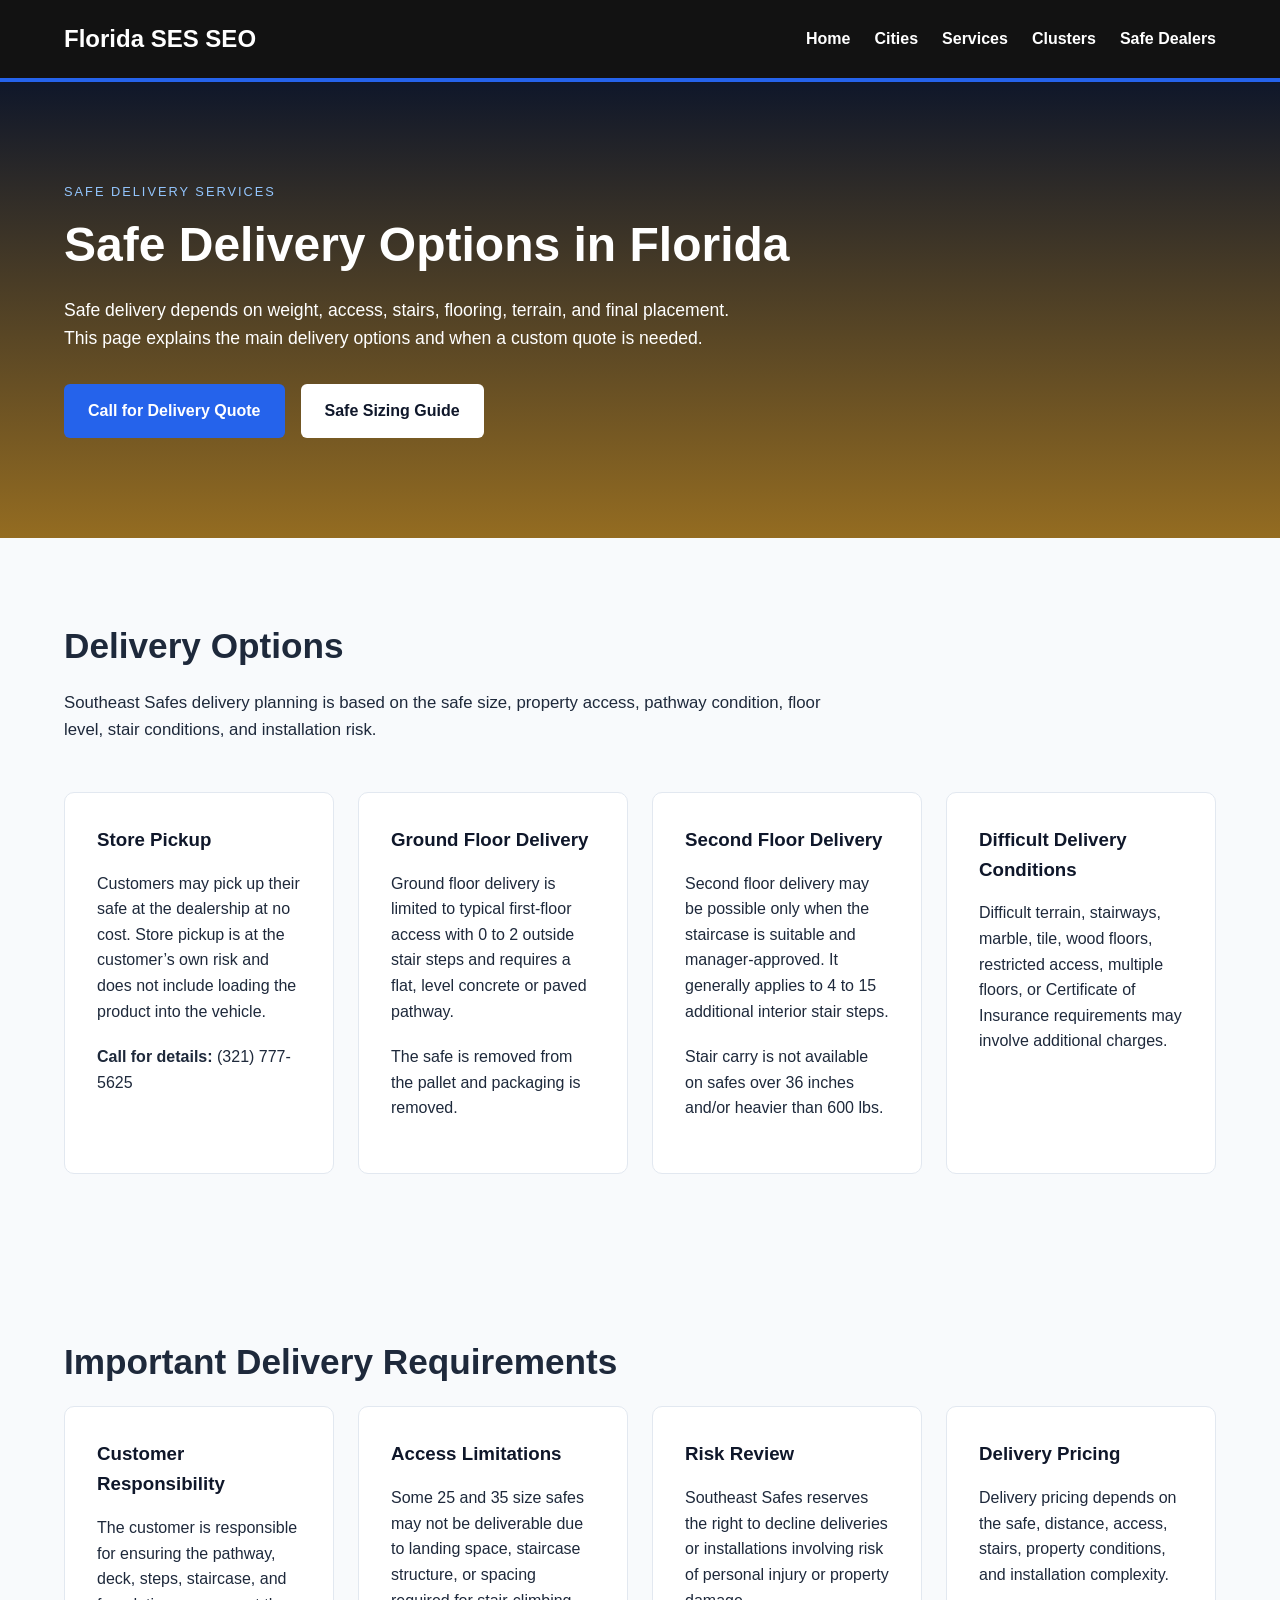
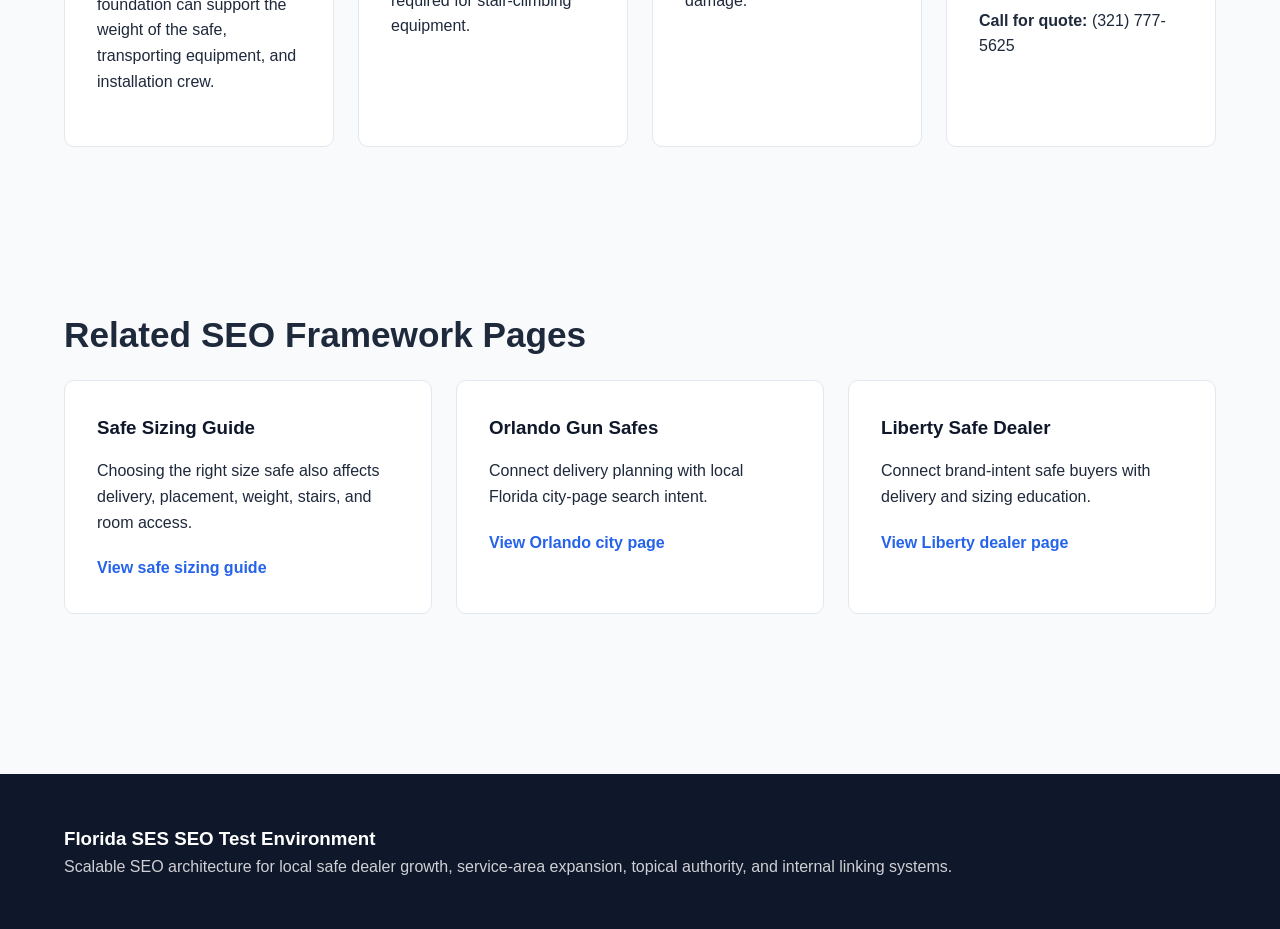
<file: services/safe-delivery.html>
<!DOCTYPE html>
<html lang="en">
<head>
  <meta charset="UTF-8" />
  <meta name="viewport" content="width=device-width, initial-scale=1.0" />

  <title>Safe Delivery in Florida | Southeast Safes Delivery Framework</title>

  <meta
    name="description"
    content="Safe delivery options in Florida including store pickup, ground floor delivery, second floor delivery limits, difficult delivery conditions, and delivery quote guidance."
  />

  <link rel="stylesheet" href="../css/styles.css" />

  <script src="../js/seo-canonical.js" defer></script>
  <script src="../js/shared.js" defer></script>
</head>

<body>
  <div id="site-header"></div>

  <main>
    <section class="hero">
      <div class="container">
        <p class="eyebrow">Safe Delivery Services</p>

        <h1>Safe Delivery Options in Florida</h1>

        <p class="hero-text">
          Safe delivery depends on weight, access, stairs, flooring, terrain, and final placement.
          This page explains the main delivery options and when a custom quote is needed.
        </p>

        <div class="hero-actions">
          <a href="tel:3217775625" class="button primary">Call for Delivery Quote</a>
          <a href="../clusters/safe-buying-guide.html" class="button secondary">Safe Sizing Guide</a>
        </div>
      </div>
    </section>

    <section class="hub-section">
      <div class="container">
        <h2>Delivery Options</h2>

        <p class="section-intro">
          Southeast Safes delivery planning is based on the safe size, property access,
          pathway condition, floor level, stair conditions, and installation risk.
        </p>

        <div class="card-grid">
          <article class="card">
            <h3>Store Pickup</h3>
            <p>
              Customers may pick up their safe at the dealership at no cost.
              Store pickup is at the customer’s own risk and does not include loading
              the product into the vehicle.
            </p>
            <p><strong>Call for details:</strong> (321) 777-5625</p>
          </article>

          <article class="card">
            <h3>Ground Floor Delivery</h3>
            <p>
              Ground floor delivery is limited to typical first-floor access with
              0 to 2 outside stair steps and requires a flat, level concrete or paved pathway.
            </p>
            <p>
              The safe is removed from the pallet and packaging is removed.
            </p>
          </article>

          <article class="card">
            <h3>Second Floor Delivery</h3>
            <p>
              Second floor delivery may be possible only when the staircase is suitable
              and manager-approved. It generally applies to 4 to 15 additional interior stair steps.
            </p>
            <p>
              Stair carry is not available on safes over 36 inches and/or heavier than 600 lbs.
            </p>
          </article>

          <article class="card">
            <h3>Difficult Delivery Conditions</h3>
            <p>
              Difficult terrain, stairways, marble, tile, wood floors, restricted access,
              multiple floors, or Certificate of Insurance requirements may involve
              additional charges.
            </p>
          </article>
        </div>
      </div>
    </section>

    <section class="hub-section">
      <div class="container">
        <h2>Important Delivery Requirements</h2>

        <div class="card-grid">
          <article class="card">
            <h3>Customer Responsibility</h3>
            <p>
              The customer is responsible for ensuring the pathway, deck, steps,
              staircase, and foundation can support the weight of the safe,
              transporting equipment, and installation crew.
            </p>
          </article>

          <article class="card">
            <h3>Access Limitations</h3>
            <p>
              Some 25 and 35 size safes may not be deliverable due to landing space,
              staircase structure, or spacing required for stair-climbing equipment.
            </p>
          </article>

          <article class="card">
            <h3>Risk Review</h3>
            <p>
              Southeast Safes reserves the right to decline deliveries or installations
              involving risk of personal injury or property damage.
            </p>
          </article>

          <article class="card">
            <h3>Delivery Pricing</h3>
            <p>
              Delivery pricing depends on the safe, distance, access, stairs,
              property conditions, and installation complexity.
            </p>
            <p><strong>Call for quote:</strong> (321) 777-5625</p>
          </article>
        </div>
      </div>
    </section>

    <section class="hub-section">
      <div class="container">
        <h2>Related SEO Framework Pages</h2>

        <div class="card-grid">
          <article class="card">
            <h3>Safe Sizing Guide</h3>
            <p>
              Choosing the right size safe also affects delivery, placement,
              weight, stairs, and room access.
            </p>
            <a href="../clusters/safe-buying-guide.html">View safe sizing guide</a>
          </article>

          <article class="card">
            <h3>Orlando Gun Safes</h3>
            <p>
              Connect delivery planning with local Florida city-page search intent.
            </p>
            <a href="../cities/orlando-gun-safes.html">View Orlando city page</a>
          </article>

          <article class="card">
            <h3>Liberty Safe Dealer</h3>
            <p>
              Connect brand-intent safe buyers with delivery and sizing education.
            </p>
            <a href="../safe-dealers/liberty-safe-dealer.html">View Liberty dealer page</a>
          </article>
        </div>
      </div>
    </section>
  </main>

  <div id="site-footer"></div>
</body>
</html>
</file>
<file: css/styles.css>
/* =========================
   GLOBAL RESET
========================= */

* {
  margin: 0;
  padding: 0;
  box-sizing: border-box;
}

/* =========================
   BODY
========================= */

body {
  font-family: Arial, Helvetica, sans-serif;
  line-height: 1.6;
  color: #1e293b;
  background: #f8fafc;
}

/* =========================
   CONTAINER
========================= */

.container {
  width: 90%;
  max-width: 1200px;
  margin: 0 auto;
}

/* =========================
   HEADER
========================= */

.site-header {
  background: #121212;
  padding: 20px 0;
  border-bottom: 4px solid #2563eb;
}

.site-header .container {
  display: flex;
  justify-content: space-between;
  align-items: center;
}

.logo a {
  color: #ffffff;
  text-decoration: none;
  font-size: 1.5rem;
  font-weight: bold;
}

.main-nav ul {
  display: flex;
  gap: 24px;
  list-style: none;
}

.main-nav a {
  color: #ffffff;
  text-decoration: none;
  font-weight: 600;
}

.main-nav a:hover {
  color: #93c5fd;
}

/* =========================
   HERO
========================= */

.hero {
  padding: 100px 0;
  background: linear-gradient(to bottom, #0f172a, #946c21);
  color: #ffffff;
}

.eyebrow {
  text-transform: uppercase;
  letter-spacing: 2px;
  font-size: 0.8rem;
  margin-bottom: 16px;
  color: #93c5fd;
}

.hero h1 {
  font-size: 3rem;
  line-height: 1.1;
  margin-bottom: 24px;
  max-width: 850px;
}

.hero-text {
  font-size: 1.1rem;
  max-width: 700px;
  margin-bottom: 32px;
}

/* =========================
   BUTTONS
========================= */

.hero-actions {
  display: flex;
  gap: 16px;
  flex-wrap: wrap;
}

.button {
  display: inline-block;
  padding: 14px 24px;
  border-radius: 6px;
  text-decoration: none;
  font-weight: bold;
  transition: 0.2s ease;
}

.button.primary {
  background: #2563eb;
  color: #ffffff;
}

.button.primary:hover {
  background: #1d4ed8;
}

.button.secondary {
  background: #ffffff;
  color: #0f172a;
}

.button.secondary:hover {
  background: #e2e8f0;
}

/* =========================
   HUB SECTION
========================= */

.hub-section {
  padding: 80px 0;
}

.hub-section h2 {
  font-size: 2.2rem;
  margin-bottom: 16px;
}

.section-intro {
  max-width: 800px;
  margin-bottom: 48px;
  font-size: 1.05rem;
}

/* =========================
   CARD GRID
========================= */

.card-grid {
  display: grid;
  grid-template-columns: repeat(auto-fit, minmax(250px, 1fr));
  gap: 24px;
}

.card {
  background: #ffffff;
  padding: 32px;
  border-radius: 10px;
  border: 1px solid #e2e8f0;
  transition: 0.2s ease;
}

.card:hover {
  transform: translateY(-4px);
}

.card h3 {
  margin-bottom: 16px;
  color: #0f172a;
}

.card p {
  margin-bottom: 20px;
}

.card a {
  color: #2563eb;
  font-weight: bold;
  text-decoration: none;
}

/* =========================
   FOOTER
========================= */

.site-footer {
  background: #0f172a;
  color: #ffffff;
  padding: 50px 0;
  margin-top: 80px;
}

.site-footer p {
  opacity: 0.8;
}

/* =========================
   RESPONSIVE
========================= */

@media (max-width: 768px) {

  .hero {
    padding: 70px 0;
  }

  .hero h1 {
    font-size: 2.2rem;
  }

  .main-nav ul {
    flex-wrap: wrap;
    gap: 16px;
  }

}
</file>
